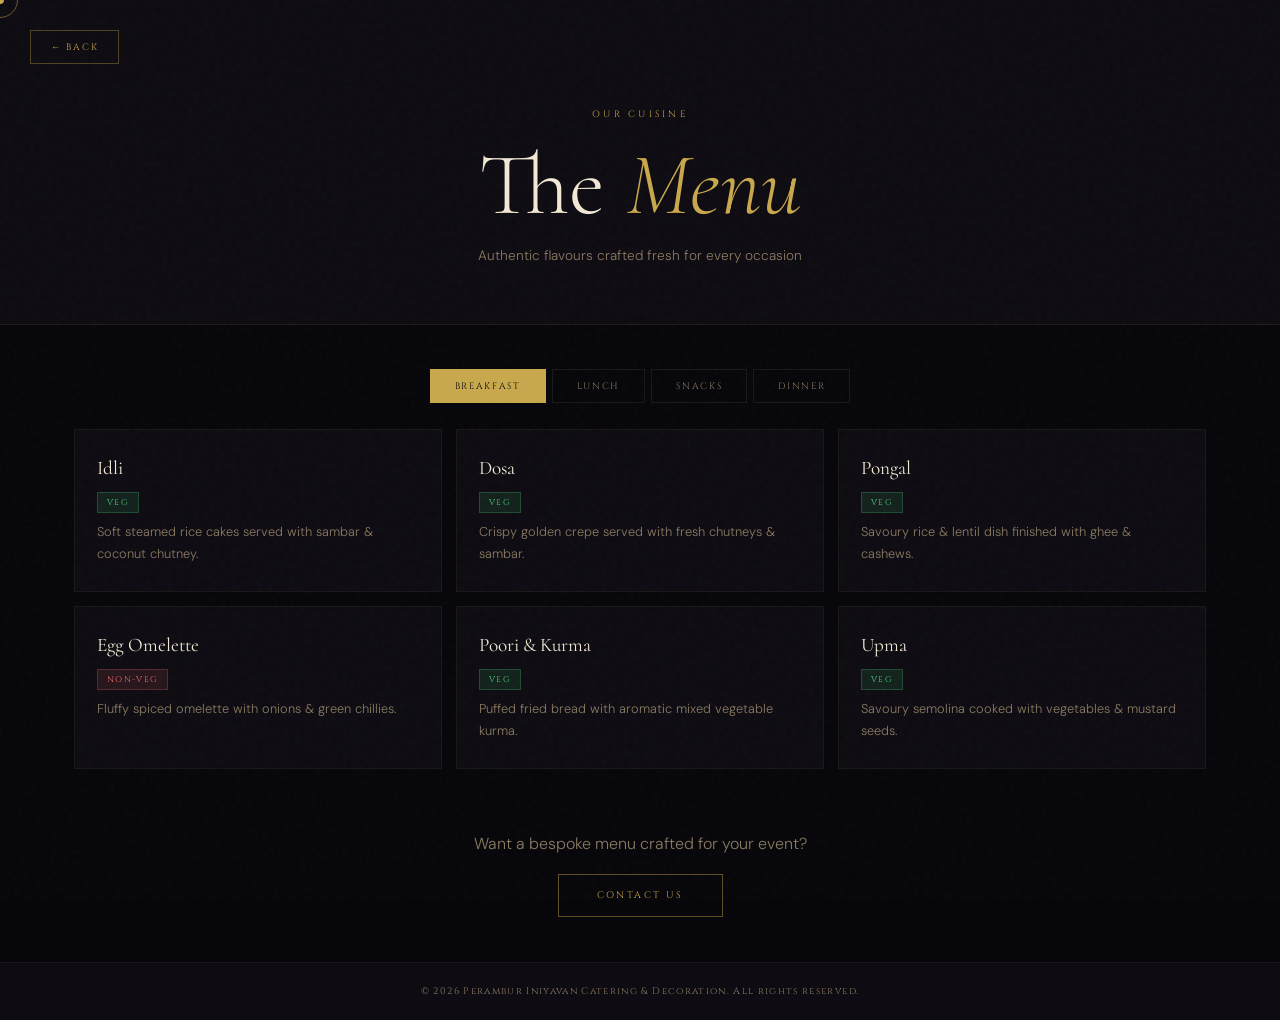
<file: menu.html>
<!DOCTYPE html>
<html lang="en">
<head>
  <meta charset="UTF-8"><meta name="viewport" content="width=device-width, initial-scale=1.0">
  <title>Menu — Perambur Iniyavan</title>
  <link rel="stylesheet" href="css/style.css">
</head>
<body>
<div class="c-dot" id="cDot"></div>
<div class="c-ring" id="cRing"></div>

<div class="pg-top">
  <a href="index.html" class="pg-back">&#8592; Back</a>
  <div class="eyebrow" style="margin-bottom:12px">Our Cuisine</div>
  <h1>The <em>Menu</em></h1>
  <p>Authentic flavours crafted fresh for every occasion</p>
</div>

<div class="tab-row">
  <button class="tab-btn active" data-tab="breakfast">Breakfast</button>
  <button class="tab-btn" data-tab="lunch">Lunch</button>
  <button class="tab-btn" data-tab="snacks">Snacks</button>
  <button class="tab-btn" data-tab="dinner">Dinner</button>
</div>

<div class="menu-wrap">
  <div class="menu-cat active" id="breakfast">
    <div class="menu-card"><h3>Idli</h3><span class="badge veg">Veg</span><p>Soft steamed rice cakes served with sambar & coconut chutney.</p></div>
    <div class="menu-card"><h3>Dosa</h3><span class="badge veg">Veg</span><p>Crispy golden crepe served with fresh chutneys & sambar.</p></div>
    <div class="menu-card"><h3>Pongal</h3><span class="badge veg">Veg</span><p>Savoury rice & lentil dish finished with ghee & cashews.</p></div>
    <div class="menu-card"><h3>Egg Omelette</h3><span class="badge nonveg">Non-Veg</span><p>Fluffy spiced omelette with onions & green chillies.</p></div>
    <div class="menu-card"><h3>Poori & Kurma</h3><span class="badge veg">Veg</span><p>Puffed fried bread with aromatic mixed vegetable kurma.</p></div>
    <div class="menu-card"><h3>Upma</h3><span class="badge veg">Veg</span><p>Savoury semolina cooked with vegetables & mustard seeds.</p></div>
  </div>
  <div class="menu-cat" id="lunch">
    <div class="menu-card"><h3>Veg Meals</h3><span class="badge veg">Veg</span><p>Traditional banana leaf meal with rice, sambar, rasam, kootu & sides.</p></div>
    <div class="menu-card"><h3>Chicken Biryani</h3><span class="badge nonveg">Non-Veg</span><p>Aromatic basmati rice layered with spiced chicken & saffron.</p></div>
    <div class="menu-card"><h3>Mutton Curry</h3><span class="badge nonveg">Non-Veg</span><p>Slow-cooked tender mutton in a rich, spiced gravy.</p></div>
    <div class="menu-card"><h3>Paneer Butter Masala</h3><span class="badge veg">Veg</span><p>Creamy tomato-based curry with soft paneer cubes.</p></div>
    <div class="menu-card"><h3>Fish Curry</h3><span class="badge nonveg">Non-Veg</span><p>Tangy tamarind-based South Indian fish curry.</p></div>
    <div class="menu-card"><h3>Dal Tadka</h3><span class="badge veg">Veg</span><p>Yellow lentils tempered with cumin, garlic & spices.</p></div>
  </div>
  <div class="menu-cat" id="snacks">
    <div class="menu-card"><h3>Samosa</h3><span class="badge veg">Veg</span><p>Crispy pastry filled with spiced potatoes & peas.</p></div>
    <div class="menu-card"><h3>Chicken 65</h3><span class="badge nonveg">Non-Veg</span><p>Spicy deep-fried chicken bites with curry leaves & chillies.</p></div>
    <div class="menu-card"><h3>Onion Pakoda</h3><span class="badge veg">Veg</span><p>Crispy fried onion fritters seasoned with aromatic spices.</p></div>
    <div class="menu-card"><h3>Prawn Fry</h3><span class="badge nonveg">Non-Veg</span><p>Juicy prawns marinated & fried with coastal spices.</p></div>
    <div class="menu-card"><h3>Veg Cutlet</h3><span class="badge veg">Veg</span><p>Crispy mixed vegetable patties served with mint chutney.</p></div>
    <div class="menu-card"><h3>Egg Bhurji</h3><span class="badge nonveg">Non-Veg</span><p>Spiced scrambled eggs with tomatoes, onions & herbs.</p></div>
  </div>
  <div class="menu-cat" id="dinner">
    <div class="menu-card"><h3>Chapati</h3><span class="badge veg">Veg</span><p>Soft whole wheat flatbread served with dal or sabzi.</p></div>
    <div class="menu-card"><h3>Fried Rice</h3><span class="badge veg">Veg</span><p>Wok-tossed rice with vegetables, soy sauce & spices.</p></div>
    <div class="menu-card"><h3>Chicken Kurma</h3><span class="badge nonveg">Non-Veg</span><p>Tender chicken in coconut milk & aromatic whole spices.</p></div>
    <div class="menu-card"><h3>Veg Biryani</h3><span class="badge veg">Veg</span><p>Fragrant basmati rice cooked with fresh seasonal vegetables.</p></div>
    <div class="menu-card"><h3>Palak Paneer</h3><span class="badge veg">Veg</span><p>Fresh spinach curry with soft cubes of paneer.</p></div>
    <div class="menu-card"><h3>Mutton Biryani</h3><span class="badge nonveg">Non-Veg</span><p>Slow-cooked mutton layered with saffron basmati rice.</p></div>
  </div>
</div>

<div class="menu-cta">
  <p>Want a bespoke menu crafted for your event?</p>
  <a href="index.html#contact" class="btn-outline"><span>Contact Us</span></a>
</div>

<div class="pg-footer">© 2026 Perambur Iniyavan Catering & Decoration. All rights reserved.</div>
<script src="js/script.js"></script>
</body>
</html>
</file>
<file: css/style.css>
/* ============================================================
   PERAMBUR INIYAVAN — LUXURY EDITORIAL DESIGN SYSTEM
   Aesthetic: Dark Opulence × Indian Heritage × Editorial
============================================================ */

@import url('https://fonts.googleapis.com/css2?family=Cormorant:ital,wght@0,300;0,400;0,600;1,300;1,400&family=Cinzel:wght@400;500&family=DM+Sans:opsz,wght@9..40,300;9..40,400;9..40,500&display=swap');

:root {
  --gold:       #C9A84C;
  --gold-lt:    #E8C97A;
  --gold-dk:    #8A6B28;
  --gold-m:     rgba(201,168,76,0.15);
  --bg:         #07060A;
  --bg2:        #0E0C12;
  --bg3:        #141018;
  --cream:      #F2E8D5;
  --cream2:     #C4B49A;
  --cream3:     #8A7A62;
  --green:      #4ade80;
  --red:        #f87171;
  --easeOut:    cubic-bezier(0.16,1,0.3,1);
  --easeInOut:  cubic-bezier(0.87,0,0.13,1);
  --tf:         0.22s;
  --tm:         0.42s;
  --ts:         0.72s;
  --fd:         'Cormorant', Georgia, serif;
  --ft:         'Cinzel', serif;
  --fb:         'DM Sans', sans-serif;
}

*,*::before,*::after{margin:0;padding:0;box-sizing:border-box}
html{scroll-behavior:smooth;-webkit-font-smoothing:antialiased}
body{font-family:var(--fb);background:var(--bg);color:var(--cream);overflow-x:hidden;cursor:none}
a{text-decoration:none;color:inherit}
button{cursor:none;font-family:inherit;border:none;background:none}
img,video{display:block;width:100%;object-fit:cover}
ul{list-style:none}
input,select,textarea{font-family:inherit}
::-webkit-scrollbar{width:3px}
::-webkit-scrollbar-track{background:var(--bg)}
::-webkit-scrollbar-thumb{background:var(--gold-dk)}

/* CURSOR */
.c-dot{position:fixed;top:0;left:0;z-index:99999;pointer-events:none;width:8px;height:8px;background:var(--gold);border-radius:50%;transform:translate(-50%,-50%);transition:width .2s,height .2s}
.c-ring{position:fixed;top:0;left:0;z-index:99998;pointer-events:none;width:36px;height:36px;border:1px solid rgba(201,168,76,.5);border-radius:50%;transform:translate(-50%,-50%);transition:width .35s var(--easeOut),height .35s var(--easeOut),border-color .35s}
body:has(a:hover) .c-ring,body:has(button:hover) .c-ring{width:54px;height:54px;border-color:var(--gold)}
body:has(a:hover) .c-dot,body:has(button:hover) .c-dot{width:4px;height:4px}

/* NOISE GRAIN */
body::before{content:'';position:fixed;inset:0;z-index:9998;pointer-events:none;background-image:url("data:image/svg+xml,%3Csvg viewBox='0 0 200 200' xmlns='http://www.w3.org/2000/svg'%3E%3Cfilter id='n'%3E%3CfeTurbulence type='fractalNoise' baseFrequency='0.85' numOctaves='4' stitchTiles='stitch'/%3E%3C/filter%3E%3Crect width='100%25' height='100%25' filter='url(%23n)'/%3E%3C/svg%3E");opacity:.025}

/* UTILITY */
.container{max-width:1200px;margin:0 auto;padding:0 44px}
.eyebrow{font-family:var(--ft);font-size:.58rem;letter-spacing:.35em;color:var(--gold);text-transform:uppercase;text-align:center;margin-bottom:16px}
.eyebrow-left{text-align:left}
.h-display{font-family:var(--fd);font-size:clamp(2rem,4.5vw,3.6rem);font-weight:300;color:var(--cream);line-height:1.1;letter-spacing:-.01em}
.h-display em{font-style:italic;color:var(--gold);font-weight:300}
.h-display-center{text-align:center}
.body-text{color:var(--cream2);font-weight:300;font-size:.9rem;line-height:1.95}
.gold-rule{display:flex;align-items:center;gap:16px;margin:18px auto 52px;width:fit-content}
.gold-rule::before,.gold-rule::after{content:'';display:block;width:56px;height:1px}
.gold-rule::before{background:linear-gradient(90deg,transparent,var(--gold))}
.gold-rule::after{background:linear-gradient(90deg,var(--gold),transparent)}
.gold-rule span{font-family:var(--ft);font-size:.56rem;letter-spacing:.35em;color:var(--gold);text-transform:uppercase;white-space:nowrap}
.section-sub{text-align:center;color:var(--cream2);font-weight:300;font-size:.9rem;line-height:1.85;max-width:500px;margin:.8rem auto 0}

/* REVEAL */
.rv{opacity:0;transform:translateY(36px);transition:opacity .85s var(--easeOut),transform .85s var(--easeOut)}
.rv.in{opacity:1;transform:none}
.rv-d1{transition-delay:.1s}.rv-d2{transition-delay:.2s}.rv-d3{transition-delay:.3s}.rv-d4{transition-delay:.4s}.rv-d5{transition-delay:.5s}

/* LOADER */
#loader{position:fixed;inset:0;z-index:99997;background:var(--bg);display:flex;flex-direction:column;align-items:center;justify-content:center;transition:opacity .8s var(--easeInOut),visibility .8s}
#loader.out{opacity:0;visibility:hidden;pointer-events:none}
.ld-ring{width:84px;height:84px;margin-bottom:32px;position:relative}
.ld-ring svg{position:absolute;inset:0;animation:ldSpin 2.2s linear infinite}
.ld-ring-dot{position:absolute;top:50%;left:50%;transform:translate(-50%,-50%);width:9px;height:9px;border-radius:50%;background:var(--gold)}
@keyframes ldSpin{to{transform:rotate(360deg)}}
.ld-name{font-family:var(--ft);font-size:clamp(.88rem,2vw,1.05rem);letter-spacing:.48em;color:var(--gold);text-transform:uppercase}
.ld-sub{font-size:.65rem;letter-spacing:.22em;color:var(--cream3);margin-top:7px}
.ld-bar{position:absolute;bottom:0;left:0;height:2px;background:linear-gradient(90deg,transparent,var(--gold),transparent);animation:ldBar 1.3s var(--easeOut) forwards}
@keyframes ldBar{from{width:0}to{width:100%}}

/* NAVBAR */
.navbar{position:fixed;top:0;left:0;right:0;z-index:1000;padding:26px 0;transition:padding var(--tm) var(--easeOut),background var(--tm),box-shadow var(--tm)}
.navbar.scrolled{padding:12px 0;background:rgba(7,6,10,.9);backdrop-filter:blur(22px) saturate(1.3);box-shadow:0 1px 0 rgba(201,168,76,.12)}
.nav-inner{display:flex;align-items:center}
.logo{display:flex;align-items:center;gap:11px;flex-shrink:0}
.logo img{width:40px;height:40px;border-radius:50%;border:1px solid rgba(201,168,76,.45);object-fit:cover}
.logo-texts{display:flex;flex-direction:column;gap:1px}
.logo-name{font-family:var(--ft);font-size:.78rem;letter-spacing:.2em;color:var(--gold);text-transform:uppercase}
.logo-tag{font-size:.56rem;letter-spacing:.18em;color:var(--cream3);text-transform:uppercase}
.nav-links{display:flex;align-items:center;gap:36px;margin:0 auto}
.nav-links a{font-size:.68rem;letter-spacing:.2em;text-transform:uppercase;color:var(--cream3);position:relative;padding-bottom:3px;transition:color var(--tf)}
.nav-links a::after{content:'';position:absolute;bottom:0;left:50%;width:0;height:1px;background:var(--gold);transform:translateX(-50%);transition:width var(--tm) var(--easeOut)}
.nav-links a:hover{color:var(--cream)}
.nav-links a:hover::after{width:100%}
.nav-cta{padding:11px 26px;border:1px solid rgba(201,168,76,.5);color:var(--gold);font-family:var(--ft);font-size:.6rem;letter-spacing:.22em;text-transform:uppercase;position:relative;overflow:hidden;transition:color var(--tm);flex-shrink:0}
.nav-cta::before{content:'';position:absolute;inset:0;background:var(--gold);transform:translateX(-101%);transition:transform var(--tm) var(--easeOut)}
.nav-cta:hover{color:var(--bg)}
.nav-cta:hover::before{transform:translateX(0)}
.nav-cta span{position:relative;z-index:1}
.hbg{display:none;flex-direction:column;gap:5px;width:26px;cursor:none;margin-left:auto}
.hbg span{display:block;height:1px;background:var(--gold);transition:all var(--tm) var(--easeOut)}

/* MOBILE NAV */
.mnav{position:fixed;inset:0;z-index:9000;background:var(--bg2);display:flex;flex-direction:column;align-items:center;justify-content:center;gap:44px;clip-path:circle(0% at 95% 5%);transition:clip-path .7s var(--easeOut);pointer-events:none}
.mnav.open{clip-path:circle(150% at 95% 5%);pointer-events:all}
.mnav a{font-family:var(--fd);font-size:clamp(1.8rem,5.5vw,2.8rem);font-weight:300;color:var(--cream2);transition:color var(--tf)}
.mnav a:hover{color:var(--gold)}
.mnav-x{position:absolute;top:26px;right:26px;font-size:1.4rem;color:var(--gold);background:none;border:none}
.mnav-cta{font-family:var(--ft);font-size:.68rem;letter-spacing:.28em;text-transform:uppercase;color:var(--gold);border:1px solid rgba(201,168,76,.4);padding:14px 36px;transition:all var(--tm)}
.mnav-cta:hover{background:var(--gold);color:var(--bg)}

/* HERO */
.hero{position:relative;height:100vh;min-height:660px;overflow:hidden;display:grid;place-items:center}
.hero-slides{position:absolute;inset:0}
.hero-slide{position:absolute;inset:0;background-size:cover;background-position:center;opacity:0;transform:scale(1.07);transition:opacity 1.4s var(--easeInOut),transform 8s linear}
.hero-slide.active{opacity:1;transform:scale(1)}
.hero-overlay{position:absolute;inset:0;background:linear-gradient(110deg,rgba(7,6,10,.82) 0%,rgba(7,6,10,.25) 55%),linear-gradient(to top,rgba(7,6,10,.9) 0%,transparent 50%)}
.hero-deco{position:absolute;inset:0;pointer-events:none;overflow:hidden}
.hero-deco::before{content:'';position:absolute;top:-30%;left:5%;width:1px;height:160%;background:linear-gradient(to bottom,transparent,rgba(201,168,76,.14),transparent);transform:rotate(18deg)}
.hero-deco::after{content:'';position:absolute;top:-30%;right:18%;width:1px;height:160%;background:linear-gradient(to bottom,transparent,rgba(201,168,76,.08),transparent);transform:rotate(18deg)}
.hero-content{position:relative;z-index:2;padding:0 44px;max-width:820px}
.hero-label{display:inline-flex;align-items:center;gap:12px;font-family:var(--ft);font-size:.58rem;letter-spacing:.38em;text-transform:uppercase;color:var(--gold);margin-bottom:26px;animation:hIn 1s var(--easeOut) .4s both}
.hero-label::before{content:'';display:block;width:30px;height:1px;background:var(--gold)}
.hero-h1{font-family:var(--fd);font-size:clamp(3rem,8.5vw,7rem);font-weight:300;line-height:1.0;letter-spacing:-.025em;color:#fff;margin-bottom:22px;animation:hIn 1s var(--easeOut) .6s both}
.hero-h1 em{font-style:italic;color:var(--gold);display:block}
.hero-p{font-size:clamp(.88rem,1.3vw,1rem);font-weight:300;color:rgba(242,232,213,.62);line-height:1.85;max-width:400px;margin-bottom:42px;animation:hIn 1s var(--easeOut) .8s both}
.hero-btns{display:flex;align-items:center;gap:28px;flex-wrap:wrap;animation:hIn 1s var(--easeOut) 1s both}
.btn-fill{position:relative;overflow:hidden;display:inline-block;padding:15px 44px;background:var(--gold);color:var(--bg);font-family:var(--ft);font-size:.62rem;letter-spacing:.22em;text-transform:uppercase;transition:color var(--tm)}
.btn-fill::after{content:'';position:absolute;inset:0;background:var(--bg);transform:translateX(101%);transition:transform var(--tm) var(--easeOut)}
.btn-fill:hover{color:var(--gold)}
.btn-fill:hover::after{transform:translateX(0)}
.btn-fill span{position:relative;z-index:1}
.btn-ghost{display:inline-flex;align-items:center;gap:10px;font-family:var(--ft);font-size:.62rem;letter-spacing:.22em;text-transform:uppercase;color:var(--cream2);transition:color var(--tf)}
.btn-ghost::after{content:'';display:block;width:26px;height:1px;background:currentColor;transition:width var(--tm) var(--easeOut)}
.btn-ghost:hover{color:var(--gold)}
.btn-ghost:hover::after{width:44px}
.hero-scroll{position:absolute;bottom:36px;left:50%;transform:translateX(-50%);z-index:2;display:flex;flex-direction:column;align-items:center;gap:7px;animation:hIn 1s var(--easeOut) 1.4s both}
.hero-scroll span{font-family:var(--ft);font-size:.56rem;letter-spacing:.28em;text-transform:uppercase;color:var(--cream3)}
.scroll-bar{width:1px;height:50px;background:linear-gradient(to bottom,var(--gold),transparent);animation:sPulse 2s ease infinite}
@keyframes sPulse{0%,100%{opacity:.3;transform:scaleY(1)}50%{opacity:1;transform:scaleY(.5)}}
.hero-dots-v{position:absolute;right:40px;top:50%;transform:translateY(-50%);z-index:2;display:flex;flex-direction:column;gap:10px}
.h-dot{width:4px;height:4px;border-radius:50%;background:rgba(255,255,255,.22);cursor:none;transition:all var(--tm)}
.h-dot.active{background:var(--gold);height:22px;border-radius:2px}
@keyframes hIn{from{opacity:0;transform:translateY(22px)}to{opacity:1;transform:none}}

/* MARQUEE */
.marquee{background:var(--gold);padding:13px 0;overflow:hidden;position:relative;z-index:2}
.mq-track{display:flex;animation:mqScroll 26s linear infinite;width:max-content}
.mq-item{display:inline-flex;align-items:center;gap:26px;padding:0 26px;white-space:nowrap}
.mq-item span{font-family:var(--ft);font-size:.6rem;letter-spacing:.3em;text-transform:uppercase;color:var(--bg)}
.mq-item i{font-style:normal;color:rgba(7,6,10,.35);font-size:.45rem}
@keyframes mqScroll{from{transform:translateX(0)}to{transform:translateX(-50%)}}

/* STATS */
.stats{padding:110px 0;position:relative}
.stats::before{content:'';position:absolute;inset:0;background:radial-gradient(ellipse 65% 65% at 50% 50%,rgba(201,168,76,.05),transparent)}
.stats-row{display:grid;grid-template-columns:repeat(3,1fr)}
.stat-col{padding:60px 40px;text-align:center;position:relative}
.stat-col::after{content:'';position:absolute;top:25%;right:0;width:1px;height:50%;background:linear-gradient(to bottom,transparent,rgba(201,168,76,.18),transparent)}
.stat-col:last-child::after{display:none}
.stat-n{font-family:var(--fd);font-size:clamp(3.5rem,7vw,5.5rem);font-weight:300;color:var(--gold);line-height:1;letter-spacing:-.03em}
.stat-l{font-family:var(--ft);font-size:.58rem;letter-spacing:.3em;text-transform:uppercase;color:var(--cream3);margin-top:14px}

/* SERVICES */
.svc-section{padding:130px 0;background:var(--bg2)}
.svc-section .container{max-width:1380px}
.svc-head{display:grid;grid-template-columns:1fr 1fr;gap:80px;align-items:end;margin-bottom:72px}
.svc-head-r p{color:var(--cream2);font-weight:300;font-size:.9rem;line-height:1.95}
.svc-btns{display:flex;gap:10px;margin-top:32px}
.svc-btn{width:50px;height:50px;border:1px solid rgba(201,168,76,.28);color:var(--gold);font-size:1rem;display:flex;align-items:center;justify-content:center;transition:all var(--tm)}
.svc-btn:hover{background:var(--gold);color:var(--bg);border-color:var(--gold)}
.svc-wrap{overflow:hidden}
.svc-track{display:flex;gap:22px;transition:transform .6s var(--easeOut)}
.svc-card{flex:0 0 calc(33.333% - 15px);background:var(--bg3);border:1px solid rgba(201,168,76,.06);overflow:hidden;cursor:none;position:relative;transition:border-color var(--tm),transform var(--tm) var(--easeOut)}
.svc-card::before{content:'';position:absolute;top:0;left:0;right:0;height:2px;background:linear-gradient(90deg,transparent,var(--gold),transparent);transform:scaleX(0);transition:transform var(--tm) var(--easeOut)}
.svc-card:hover{border-color:rgba(201,168,76,.28);transform:translateY(-8px)}
.svc-card:hover::before{transform:scaleX(1)}
.svc-card-img{height:240px;overflow:hidden;position:relative}
.svc-card-img img{height:100%;transition:transform .8s var(--easeOut)}
.svc-card:hover .svc-card-img img{transform:scale(1.08)}
.svc-card-num{position:absolute;bottom:12px;right:16px;font-family:var(--fd);font-style:italic;font-size:3rem;color:rgba(255,255,255,.1);line-height:1}
.svc-card-body{padding:30px 26px 34px}
.svc-card-body h3{font-family:var(--fd);font-size:1.48rem;font-weight:400;color:var(--cream);margin-bottom:10px;transition:color var(--tf)}
.svc-card:hover .svc-card-body h3{color:var(--gold)}
.svc-card-body p{color:var(--cream3);font-size:.84rem;font-weight:300;line-height:1.78;margin-bottom:22px}
.svc-lnk{display:inline-flex;align-items:center;gap:8px;font-family:var(--ft);font-size:.56rem;letter-spacing:.22em;text-transform:uppercase;color:var(--gold);transition:gap var(--tm)}
.svc-lnk::after{content:'→';transition:transform var(--tm) var(--easeOut)}
.svc-card:hover .svc-lnk{gap:13px}
.svc-card:hover .svc-lnk::after{transform:translateX(4px)}

/* CUISINE PANELS */
.cuisine-wrap{padding:0}
.cuis-panel{display:grid;grid-template-columns:1fr 1fr;min-height:580px}
.cuis-panel:nth-child(even) .cuis-img{order:2}
.cuis-panel:nth-child(even) .cuis-txt{order:1}
.cuis-img{overflow:hidden;position:relative}
.cuis-img img{height:100%;min-height:520px;transition:transform .9s var(--easeOut)}
.cuis-panel:hover .cuis-img img{transform:scale(1.04)}
.cuis-txt{background:var(--bg2);display:flex;flex-direction:column;justify-content:center;padding:90px 76px}
.cuis-eyebrow{font-family:var(--ft);font-size:.56rem;letter-spacing:.35em;text-transform:uppercase;color:var(--gold);margin-bottom:18px}
.cuis-txt h2{font-family:var(--fd);font-size:clamp(1.9rem,3.5vw,2.9rem);font-weight:300;color:var(--cream);line-height:1.18;margin-bottom:18px}
.cuis-txt h2 em{font-style:italic;color:var(--gold)}
.cuis-txt p{color:var(--cream2);font-weight:300;font-size:.88rem;line-height:1.95;margin-bottom:34px}
.btn-outline{display:inline-block;padding:14px 38px;border:1px solid rgba(201,168,76,.45);color:var(--gold);font-family:var(--ft);font-size:.6rem;letter-spacing:.25em;text-transform:uppercase;position:relative;overflow:hidden;transition:color var(--tm)}
.btn-outline::before{content:'';position:absolute;inset:0;background:var(--gold);transform:translateX(-101%);transition:transform var(--tm) var(--easeOut)}
.btn-outline:hover{color:var(--bg)}
.btn-outline:hover::before{transform:translateX(0)}
.btn-outline span{position:relative;z-index:1}

/* GALLERY */
.gal-section{padding:130px 0}
.gal-mosaic{display:grid;grid-template-columns:repeat(12,1fr);grid-template-rows:auto;gap:5px;margin-top:64px}
.g-item{overflow:hidden;position:relative;cursor:none}
.g-item:nth-child(1){grid-column:span 5;grid-row:span 2}
.g-item:nth-child(2){grid-column:span 4}
.g-item:nth-child(3){grid-column:span 3}
.g-item:nth-child(4){grid-column:span 4}
.g-item:nth-child(5){grid-column:span 3}
.g-item:nth-child(6){grid-column:span 7}
.g-item img{height:100%;min-height:260px;transition:transform .85s var(--easeOut)}
.g-item:nth-child(1) img{min-height:540px}
.g-item:hover img{transform:scale(1.07)}
.g-ov{position:absolute;inset:0;background:rgba(7,6,10,0);display:flex;align-items:center;justify-content:center;transition:background var(--tm)}
.g-ov-inner{opacity:0;transform:scale(.88);transition:all var(--tm) var(--easeOut);text-align:center}
.g-item:hover .g-ov{background:rgba(7,6,10,.55)}
.g-item:hover .g-ov-inner{opacity:1;transform:scale(1)}
.g-ov-inner span{display:block;font-size:2rem;color:var(--gold);margin-bottom:7px}
.g-ov-inner p{font-family:var(--ft);font-size:.56rem;letter-spacing:.28em;text-transform:uppercase;color:var(--cream2)}
.gal-cta{text-align:center;margin-top:52px}

/* ABOUT */
.about-section{padding:140px 0 0;background:var(--bg2);position:relative}
.about-section::before{content:'';position:absolute;top:-1px;left:0;right:0;height:1px;background:linear-gradient(90deg,transparent,rgba(201,168,76,.28),transparent)}
.about-grid{display:grid;grid-template-columns:1fr 1fr;gap:100px;align-items:center;margin-bottom:100px}
.about-l p{color:var(--cream2);font-weight:300;font-size:.9rem;line-height:2;margin-top:24px}
.about-r{display:grid;grid-template-columns:1fr 1fr;gap:2px}
.why-tile{background:var(--bg3);padding:36px 26px;border-bottom:2px solid transparent;transition:border-color var(--tm),background var(--tm)}
.why-tile:hover{border-color:var(--gold);background:var(--bg)}
.w-icon{font-size:1.75rem;margin-bottom:12px}
.why-tile h3{font-family:var(--ft);font-size:.65rem;letter-spacing:.18em;text-transform:uppercase;color:var(--cream2)}
.about-map{height:420px;overflow:hidden}
.about-map iframe{width:100%;height:100%;border:none;filter:grayscale(1) contrast(1.05) brightness(.65)}

/* CONTACT */
.contact-section{padding:140px 0}
.contact-cards{display:grid;grid-template-columns:repeat(3,1fr);gap:1px;background:rgba(201,168,76,.08);margin:72px 0 60px}
.cc{background:var(--bg);padding:52px 36px;text-align:center;position:relative;overflow:hidden;transition:background var(--tm)}
.cc::after{content:'';position:absolute;bottom:0;left:0;right:0;height:2px;background:var(--gold);transform:scaleX(0);transition:transform var(--tm) var(--easeOut);transform-origin:left}
.cc:hover{background:var(--bg2)}
.cc:hover::after{transform:scaleX(1)}
.cc-icon{font-size:2rem;margin-bottom:18px}
.cc h3{font-family:var(--fd);font-size:1.4rem;font-weight:400;color:var(--gold);margin-bottom:10px}
.cc p{color:var(--cream3);font-size:.86rem;font-weight:300}
.contact-btns{display:flex;gap:12px;justify-content:center;flex-wrap:wrap}
.c-btn{padding:15px 36px;font-family:var(--ft);font-size:.6rem;letter-spacing:.22em;text-transform:uppercase;position:relative;overflow:hidden;transition:color var(--tm)}
.c-btn::before{content:'';position:absolute;inset:0;transform:translateX(-101%);transition:transform var(--tm) var(--easeOut)}
.c-btn span{position:relative;z-index:1}
.c-btn-gold{border:1px solid rgba(201,168,76,.45);color:var(--gold)}
.c-btn-gold::before{background:var(--gold)}
.c-btn-gold:hover{color:var(--bg)}
.c-btn-gold:hover::before{transform:translateX(0)}
.c-btn-green{border:1px solid rgba(74,222,128,.35);color:var(--green)}
.c-btn-green::before{background:#22c55e}
.c-btn-green:hover{color:var(--bg)}
.c-btn-green:hover::before{transform:translateX(0)}
.c-btn-fill{background:var(--gold);color:var(--bg)}
.c-btn-fill::before{background:var(--bg)}
.c-btn-fill:hover{color:var(--gold)}
.c-btn-fill:hover::before{transform:translateX(0)}

/* FOOTER */
.footer{background:var(--bg2);border-top:1px solid rgba(201,168,76,.1);padding:100px 0 0}
.footer-grid{display:grid;grid-template-columns:1.8fr 1fr 1fr 1fr;gap:60px;padding-bottom:70px;border-bottom:1px solid rgba(201,168,76,.08)}
.f-brand .f-logo{font-family:var(--ft);font-size:.95rem;letter-spacing:.22em;color:var(--gold);text-transform:uppercase;margin-bottom:14px}
.f-brand p{color:var(--cream3);font-weight:300;font-size:.82rem;line-height:1.9;max-width:240px}
.f-socials{display:flex;gap:12px;margin-top:26px}
.f-socials a{width:36px;height:36px;border:1px solid rgba(201,168,76,.18);display:flex;align-items:center;justify-content:center;font-size:.95rem;transition:all var(--tm)}
.f-socials a:hover{border-color:var(--gold);background:rgba(201,168,76,.12)}
.f-col h4{font-family:var(--ft);font-size:.56rem;letter-spacing:.28em;text-transform:uppercase;color:var(--gold);margin-bottom:20px}
.f-col ul{display:flex;flex-direction:column;gap:10px}
.f-col ul li{color:var(--cream3);font-size:.82rem;font-weight:300;transition:color var(--tf)}
.f-col ul li:hover{color:var(--cream2)}
.footer-bottom{padding:22px 0;display:flex;align-items:center;justify-content:space-between}
.footer-bottom p,.footer-bottom a{color:var(--cream3);font-size:.7rem;letter-spacing:.1em}
.footer-bottom a:hover{color:var(--gold)}

/* POPUP */
.popup-bg{position:fixed;inset:0;z-index:8000;background:rgba(7,6,10,.94);backdrop-filter:blur(10px);display:flex;align-items:center;justify-content:center;padding:24px;opacity:0;visibility:hidden;transition:all var(--tm)}
.popup-bg.open{opacity:1;visibility:visible}
.popup-card{background:var(--bg2);border:1px solid rgba(201,168,76,.2);width:100%;max-width:620px;max-height:90vh;overflow-y:auto;padding:52px 46px;position:relative;animation:pIn .5s var(--easeOut);scrollbar-width:thin;scrollbar-color:var(--gold-dk) var(--bg2)}
@keyframes pIn{from{opacity:0;transform:translateY(26px) scale(.97)}to{opacity:1;transform:none}}
.popup-card h2{font-family:var(--fd);font-size:2.1rem;font-weight:300;color:var(--gold);margin-bottom:6px}
.p-sub{color:var(--cream3);font-size:.8rem;font-weight:300;margin-bottom:32px}
.px{position:absolute;top:20px;right:24px;font-size:1.2rem;color:var(--cream3);background:none;border:none;transition:color var(--tf)}
.px:hover{color:var(--gold)}
.f-row{display:grid;grid-template-columns:1fr 1fr;gap:14px}
.f-g{margin-bottom:14px}
.f-g label{display:block;font-family:var(--ft);font-size:.56rem;letter-spacing:.18em;text-transform:uppercase;color:var(--cream3);margin-bottom:6px}
.f-g input,.f-g select,.f-g textarea{width:100%;padding:11px 14px;background:rgba(255,255,255,.03);border:1px solid rgba(201,168,76,.14);color:var(--cream);font-family:var(--fb);font-size:.86rem;outline:none;transition:border-color var(--tf),background var(--tf)}
.f-g input:focus,.f-g select:focus,.f-g textarea:focus{border-color:var(--gold);background:rgba(201,168,76,.04)}
.f-g select option{background:var(--bg2);color:var(--cream)}
.f-g textarea{height:88px;resize:vertical}
.chk-grid{display:grid;grid-template-columns:1fr 1fr;gap:7px;margin-top:8px}
.cl{display:flex;align-items:center;gap:9px;font-size:.82rem;color:var(--cream3);padding:9px 11px;background:rgba(255,255,255,.02);border:1px solid rgba(201,168,76,.1);transition:border-color var(--tf);cursor:none}
.cl:hover{border-color:rgba(201,168,76,.3)}
.cl input[type=checkbox]{width:14px;height:14px;accent-color:var(--gold);flex-shrink:0}
.food-box{margin-top:9px;padding:13px 14px;background:rgba(201,168,76,.04);border:1px solid rgba(201,168,76,.1);display:none}
.food-box.show{display:block}
.food-box-lbl{font-family:var(--ft);font-size:.56rem;letter-spacing:.2em;text-transform:uppercase;color:var(--gold);margin-bottom:9px;display:block}
.f-submit{width:100%;padding:15px;background:var(--gold);color:var(--bg);font-family:var(--ft);font-size:.62rem;letter-spacing:.25em;text-transform:uppercase;margin-top:8px;position:relative;overflow:hidden;transition:color var(--tm)}
.f-submit::before{content:'';position:absolute;inset:0;background:var(--bg);transform:translateX(-101%);transition:transform var(--tm) var(--easeOut)}
.f-submit:hover{color:var(--gold)}
.f-submit:hover::before{transform:translateX(0)}
.f-submit span{position:relative;z-index:1}
.f-submit:disabled{opacity:.4;pointer-events:none}
.suc-card{background:var(--bg2);border:1px solid rgba(201,168,76,.2);padding:68px 50px;text-align:center;max-width:420px;width:100%;animation:pIn .5s var(--easeOut)}
.suc-ico{font-size:3rem;margin-bottom:18px}
.suc-card h2{font-family:var(--fd);font-size:2.1rem;font-weight:300;color:var(--gold);margin-bottom:13px}
.suc-card p{color:var(--cream3);line-height:1.8;margin-bottom:28px;font-weight:300}
.suc-close{padding:12px 36px;border:1px solid rgba(201,168,76,.45);color:var(--gold);font-family:var(--ft);font-size:.58rem;letter-spacing:.22em;text-transform:uppercase;transition:all var(--tm)}
.suc-close:hover{background:var(--gold);color:var(--bg)}
.svc-popup h2{font-family:var(--fd);font-size:2rem;font-weight:300;color:var(--gold);margin-bottom:13px}
.svc-popup > p{color:var(--cream2);font-weight:300;line-height:1.85;margin-bottom:22px}
.svc-feats{display:grid;gap:7px}
.svc-feats li{padding:10px 14px;background:rgba(201,168,76,.05);border-left:2px solid var(--gold);color:var(--cream3);font-size:.82rem;font-weight:300}

/* LIGHTBOX */
.lb{position:fixed;inset:0;z-index:9500;background:rgba(7,6,10,.97);display:flex;align-items:center;justify-content:center;opacity:0;visibility:hidden;transition:all var(--tm)}
.lb.open{opacity:1;visibility:visible}
.lb img{max-width:90vw;max-height:88vh;width:auto;height:auto;object-fit:contain}
.lb-x{position:absolute;top:26px;right:30px;font-size:1.5rem;color:var(--gold);background:none;border:none}
.lb-prev,.lb-next{position:absolute;top:50%;transform:translateY(-50%);font-size:1.8rem;color:var(--gold);padding:16px;background:rgba(7,6,10,.6);border:none;cursor:none;transition:background var(--tf)}
.lb-prev{left:0}.lb-next{right:0}
.lb-prev:hover,.lb-next:hover{background:rgba(201,168,76,.18)}
.lb-cap{position:absolute;bottom:-32px;left:0;right:0;text-align:center;font-family:var(--ft);font-size:.58rem;letter-spacing:.18em;color:var(--cream3)}
.lb-cnt{position:fixed;bottom:22px;left:50%;transform:translateX(-50%);font-family:var(--ft);font-size:.58rem;letter-spacing:.18em;color:var(--cream3)}

/* GALLERY PAGE */
.pg-top{padding:108px 24px 60px;text-align:center;background:var(--bg2);border-bottom:1px solid rgba(201,168,76,.1);position:relative}
.pg-back{position:absolute;top:30px;left:30px;font-family:var(--ft);font-size:.58rem;letter-spacing:.2em;text-transform:uppercase;color:var(--gold);border:1px solid rgba(201,168,76,.35);padding:10px 20px;transition:all var(--tm)}
.pg-back:hover{background:var(--gold);color:var(--bg)}
.pg-top h1{font-family:var(--fd);font-size:clamp(2.8rem,7vw,5.5rem);font-weight:300;color:var(--cream)}
.pg-top h1 em{font-style:italic;color:var(--gold)}
.pg-top p{color:var(--cream3);font-size:.85rem;font-weight:300;margin-top:9px}
.tab-row{display:flex;justify-content:center;align-items:center;gap:6px;flex-wrap:wrap;padding:44px 24px 26px}
.tab-btn{padding:10px 24px;font-family:var(--ft);font-size:.58rem;letter-spacing:.18em;text-transform:uppercase;color:var(--cream3);border:1px solid rgba(255,255,255,.07);cursor:none;transition:all var(--tm)}
.tab-btn:hover{color:var(--gold);border-color:rgba(201,168,76,.28)}
.tab-btn.active{background:var(--gold);color:var(--bg);border-color:var(--gold)}
.gal-mason{columns:3;column-gap:5px;max-width:1300px;margin:0 auto;padding:0 24px 80px}
.gal-it{break-inside:avoid;margin-bottom:5px;overflow:hidden;position:relative;cursor:none}
.gal-it.hide{display:none}
.gal-it img,.gal-it video{display:block;width:100%;transition:transform .7s var(--easeOut)}
.gal-it:hover img,.gal-it:hover video{transform:scale(1.06)}
.gal-hov{position:absolute;inset:0;background:rgba(7,6,10,0);display:flex;flex-direction:column;align-items:center;justify-content:center;gap:5px;opacity:0;transition:all var(--tm)}
.gal-it:hover .gal-hov{opacity:1;background:rgba(7,6,10,.55)}
.gal-hov span{font-size:2rem;color:var(--gold)}
.gal-hov p{font-family:var(--ft);font-size:.56rem;letter-spacing:.22em;text-transform:uppercase;color:var(--cream2)}
.gal-bdg{position:absolute;top:10px;left:10px;font-family:var(--ft);font-size:.52rem;letter-spacing:.16em;text-transform:uppercase;padding:4px 9px}
.gal-bdg.dec{background:var(--gold);color:var(--bg)}
.gal-bdg.food{background:transparent;color:var(--gold);border:1px solid var(--gold)}
.gal-bdg.evt{background:transparent;color:var(--green);border:1px solid var(--green)}
.gal-bdg.vid{background:rgba(248,113,113,.12);color:var(--red);border:1px solid var(--red)}
.vid-pop{position:fixed;inset:0;z-index:9600;background:rgba(7,6,10,.97);display:flex;align-items:center;justify-content:center;opacity:0;visibility:hidden;transition:all var(--tm)}
.vid-pop.open{opacity:1;visibility:visible}
.vid-pop video{max-width:90vw;max-height:85vh;width:auto;height:auto}
.empty-msg{text-align:center;padding:70px 0;color:var(--cream3);display:none}

/* MENU PAGE */
.menu-wrap{max-width:1180px;margin:0 auto;padding:0 24px}
.menu-cat{display:none}
.menu-cat.active{display:grid;grid-template-columns:repeat(3,1fr);gap:14px;animation:fadeUp .4s var(--easeOut)}
@keyframes fadeUp{from{opacity:0;transform:translateY(10px)}to{opacity:1;transform:none}}
.menu-card{background:var(--bg2);border:1px solid rgba(201,168,76,.07);padding:26px 22px;transition:border-color var(--tm),transform var(--tm) var(--easeOut)}
.menu-card:hover{border-color:rgba(201,168,76,.28);transform:translateY(-4px)}
.menu-card h3{font-family:var(--fd);font-size:1.2rem;font-weight:400;color:var(--cream);margin-bottom:9px}
.menu-card p{color:var(--cream3);font-size:.8rem;font-weight:300;line-height:1.72;margin-top:8px}
.badge{display:inline-block;font-family:var(--ft);font-size:.52rem;letter-spacing:.16em;text-transform:uppercase;padding:4px 9px}
.badge.veg{background:rgba(74,222,128,.1);color:var(--green);border:1px solid rgba(74,222,128,.22)}
.badge.nonveg{background:rgba(248,113,113,.1);color:var(--red);border:1px solid rgba(248,113,113,.22)}
.menu-cta{text-align:center;padding:64px 0 40px}
.menu-cta p{color:var(--cream3);font-weight:300;margin-bottom:20px}
.pg-footer{background:var(--bg2);border-top:1px solid rgba(201,168,76,.08);padding:22px 0;text-align:center;font-family:var(--ft);font-size:.6rem;letter-spacing:.14em;color:var(--cream3)}

/* RESPONSIVE */
@media(max-width:1024px){
  .svc-head{grid-template-columns:1fr;gap:28px}
  .svc-card{flex:0 0 calc(50% - 11px)}
  .cuis-panel{grid-template-columns:1fr}
  .cuis-panel:nth-child(even) .cuis-img,.cuis-panel:nth-child(even) .cuis-txt{order:unset}
  .cuis-img img{min-height:340px}
  .about-grid{grid-template-columns:1fr;gap:48px}
  .footer-grid{grid-template-columns:1fr 1fr;gap:40px}
  .g-item:nth-child(1){grid-column:span 12;grid-row:span 1}
  .g-item:nth-child(2){grid-column:span 6}
  .g-item:nth-child(3){grid-column:span 6}
  .g-item:nth-child(4){grid-column:span 4}
  .g-item:nth-child(5){grid-column:span 4}
  .g-item:nth-child(6){grid-column:span 4}
}
@media(max-width:768px){
  .nav-links,.nav-cta{display:none}
  .hbg{display:flex}
  .stats-row{grid-template-columns:1fr}
  .stat-col::after{display:none}
  .contact-cards{grid-template-columns:1fr}
  .about-r{grid-template-columns:1fr 1fr}
  .gal-mason{columns:2}
  .menu-cat.active{grid-template-columns:1fr 1fr}
  .popup-card{padding:36px 24px}
  .f-row{grid-template-columns:1fr}
  .chk-grid{grid-template-columns:1fr}
  .hero-dots-v{display:none}
  .cuis-txt{padding:52px 36px}
}
@media(max-width:520px){
  .svc-card{flex:0 0 88%}
  .gal-mason{columns:1}
  .menu-cat.active{grid-template-columns:1fr}
  .about-r{grid-template-columns:1fr}
  .footer-grid{grid-template-columns:1fr}
  .hero-btns{flex-direction:column;align-items:flex-start}
  .pg-back{top:12px;left:12px}
  .lb-prev,.lb-next{display:none}
  body{cursor:auto}
  .c-dot,.c-ring{display:none}
}
</file>
